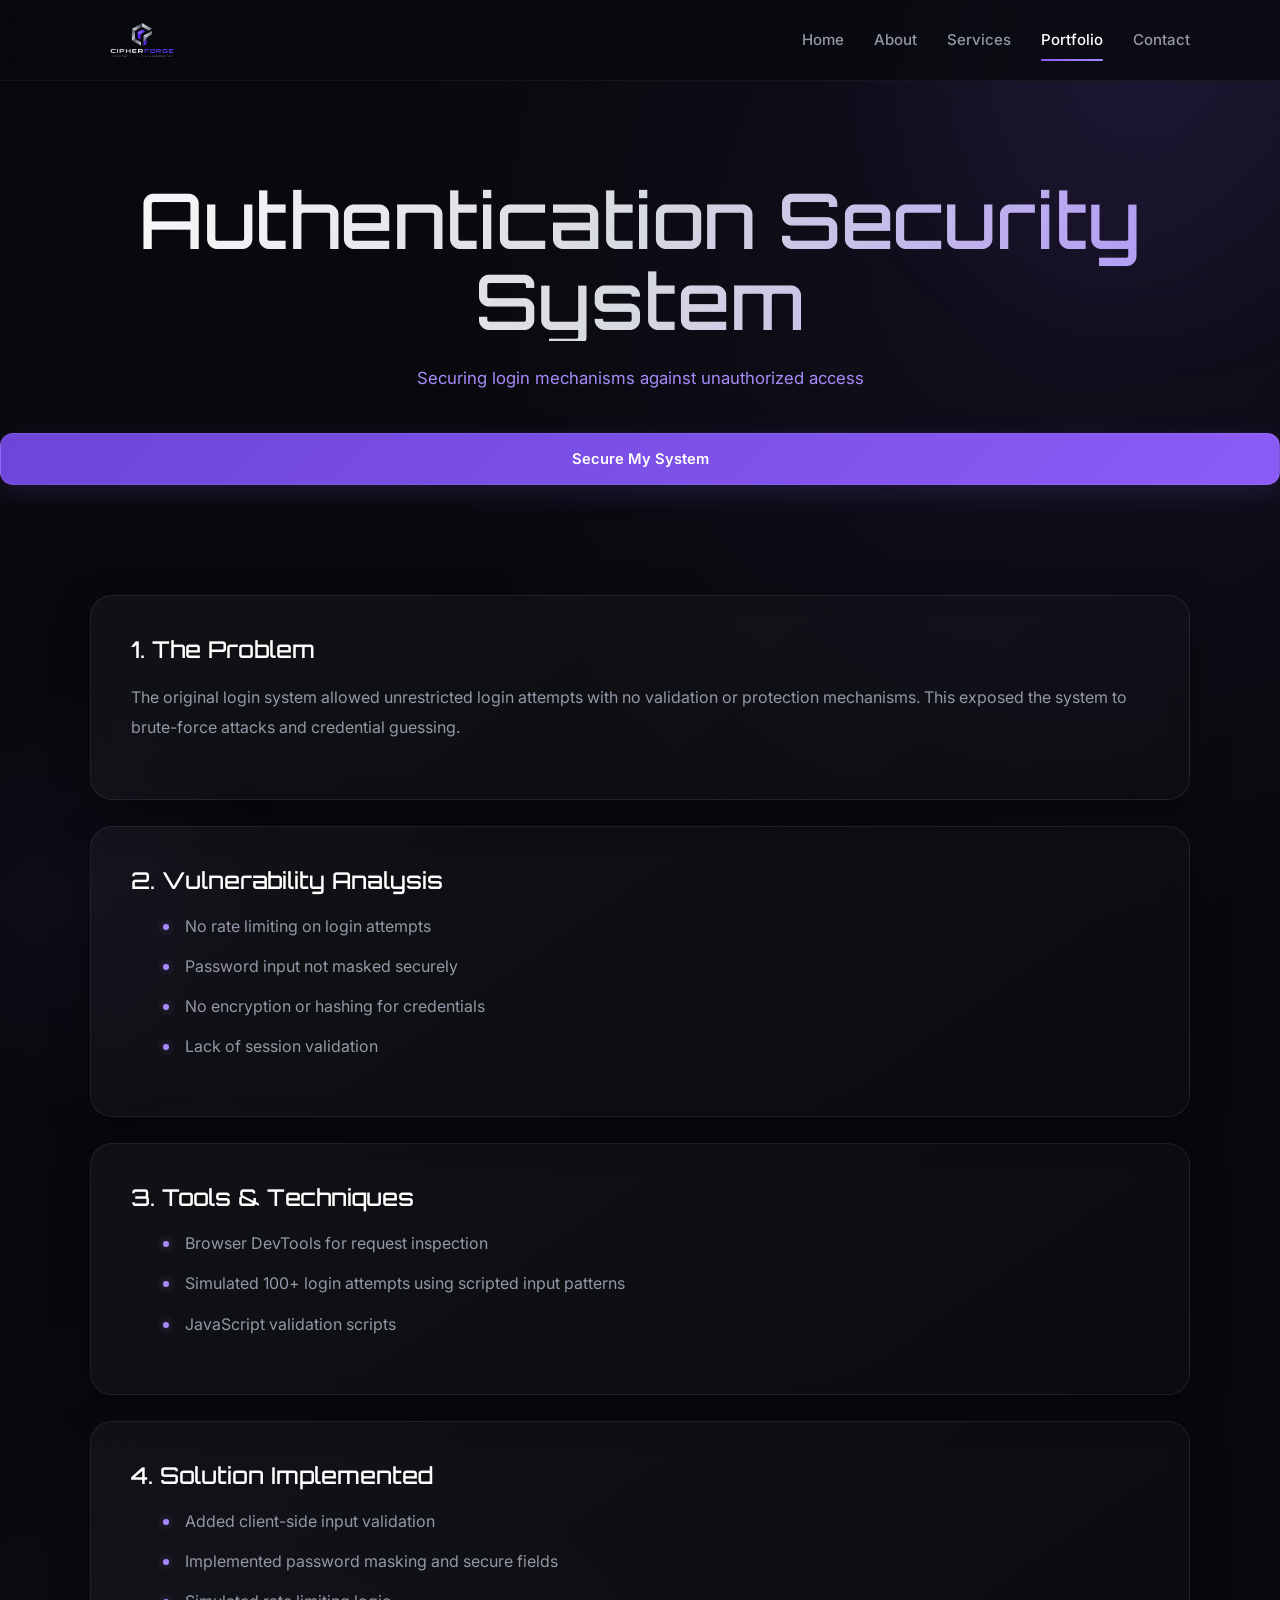
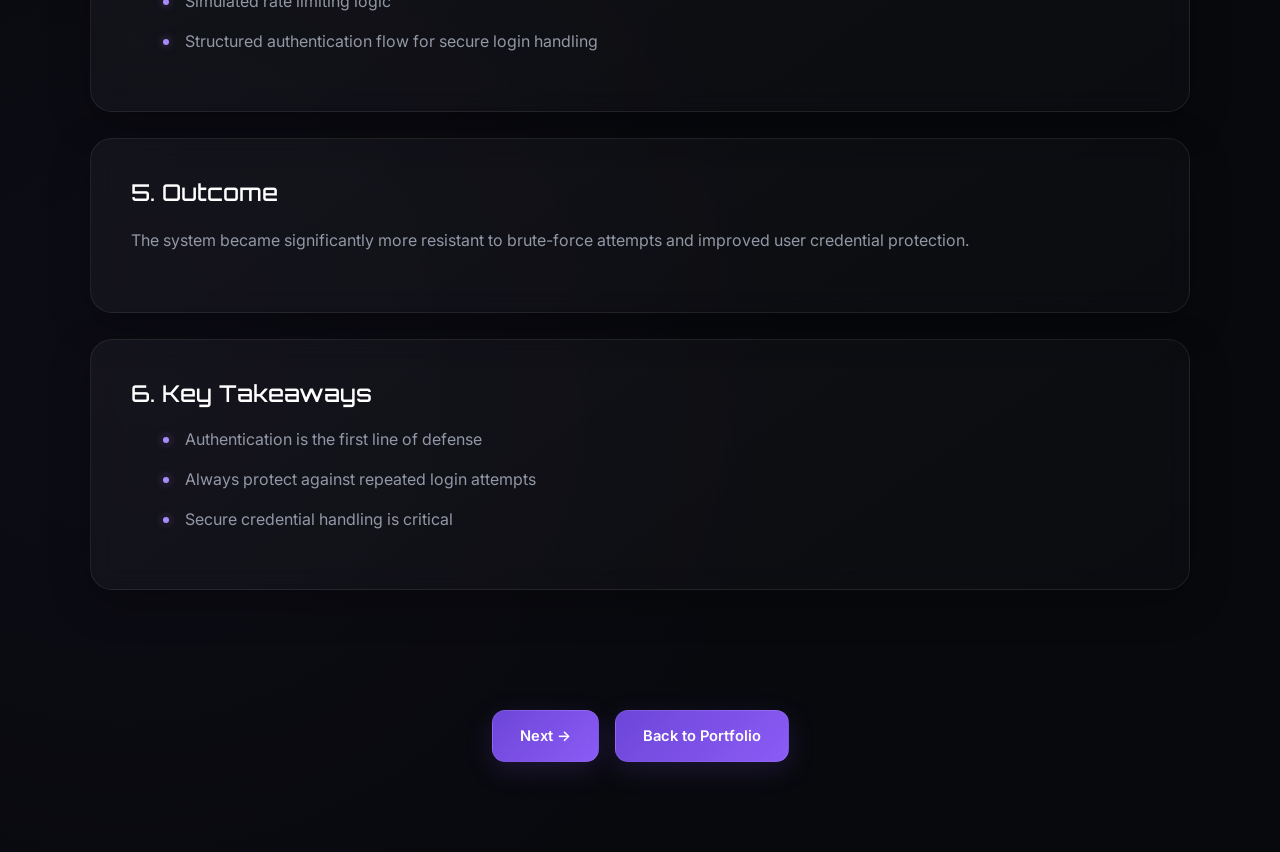
<file: case-study-1.html>
<!DOCTYPE html>
<html lang="en">
<head>
   <meta charset="UTF-8">
   <meta name="viewport" content="width=device-width, initial-scale=1.0">
   <title>CipherForge | Authentication Security</title>
   <link href="https://fonts.googleapis.com/css2?family=Orbitron:wght@500&family=Inter:wght@300;400;500&display=swap" rel="stylesheet">
   <link href="https://cdn.jsdelivr.net/npm/bootstrap@5.3.8/dist/css/bootstrap.min.css" rel="stylesheet" integrity="sha384-sRIl4kxILFvY47J16cr9ZwB07vP4J8+LH7qKQnuqkuIAvNWLzeN8tE5YBujZqJLB" crossorigin="anonymous">
   <link rel="stylesheet" href="style.css">
</head>
<body>

   <!-- NAVBAR -->
<header class="navbar">

  <div class="container nav-container">

    <a href="index.html" class="logo">
      <img src="cflogo.png" alt="CipherForge Logo" class="logo-img"/>
    </a>

    <nav class="nav-links">
      <a href="index.html" class="nav-item">Home</a>

      <a href="about.html" class="nav-item">About</a>

      <a href="services.html" class="nav-item">Services</a>

      <a href="portfolio.html" class="nav-item active">Portfolio</a>

      <a href="contact.html" class="nav-item">Contact</a>
    </nav>

    <div class="hamburger">
      <span></span>
      <span></span>
      <span></span>
    </div>

  </div>
</header>

   <section class="portfolio-hero">
      <h1>Authentication Security System</h1>
      <p class="highlight">Securing login mechanisms against unauthorized access</p>
      <div class="btn-group">
         <a href="contact.html" class="btn">Secure My System</a>
      </div>
   </section>

   <section class="case-container">
      <div class="case-block highlight-block">
         <h2>1. The Problem</h2>
         <p>
            The original login system allowed unrestricted login attempts with no validation or protection mechanisms. 
            This exposed the system to brute-force attacks and credential guessing.
         </p>
      </div>

      <div class="case-block highlight-block">
         <h2>2. Vulnerability Analysis</h2>
         <ul>
            <li>No rate limiting on login attempts</li>
            <li>Password input not masked securely</li>
            <li>No encryption or hashing for credentials</li>
            <li>Lack of session validation</li>
         </ul>
      </div>
  
      <div class="case-block highlight-block">
         <h2>3. Tools & Techniques</h2>
         <ul>
            <li>Browser DevTools for request inspection</li>
            <li>Simulated 100+ login attempts using scripted input patterns</li>
            <li>JavaScript validation scripts</li>
         </ul>
      </div>
   
      <div class="case-block highlight-block">
         <h2>4. Solution Implemented</h2>
         <ul>
            <li>Added client-side input validation</li> 
            <li>Implemented password masking and secure fields</li>
            <li>Simulated rate limiting logic</li>
            <li>Structured authentication flow for secure login handling</li>
         </ul>
      </div>

      <div class="case-block highlight-block">
         <h2>5. Outcome</h2>
         <p>
            The system became significantly more resistant to brute-force attempts
             and improved user credential protection.
         </p>
      </div>
      
      <div class="case-block highlight-block">
         <h2>6. Key Takeaways</h2>
           <ul>
            <li>Authentication is the first line of defense</li>
            <li>Always protect against repeated login attempts</li>
            <li>Secure credential handling is critical</li>
         </ul>
      </div>
   </section>

   <section class="case-nav">
      <a href="case-study-2.html" class="btn">Next →</a>
      <a href="portfolio.html" class="btn">Back to Portfolio</a>
   </section>
</body>
</html>
</file>
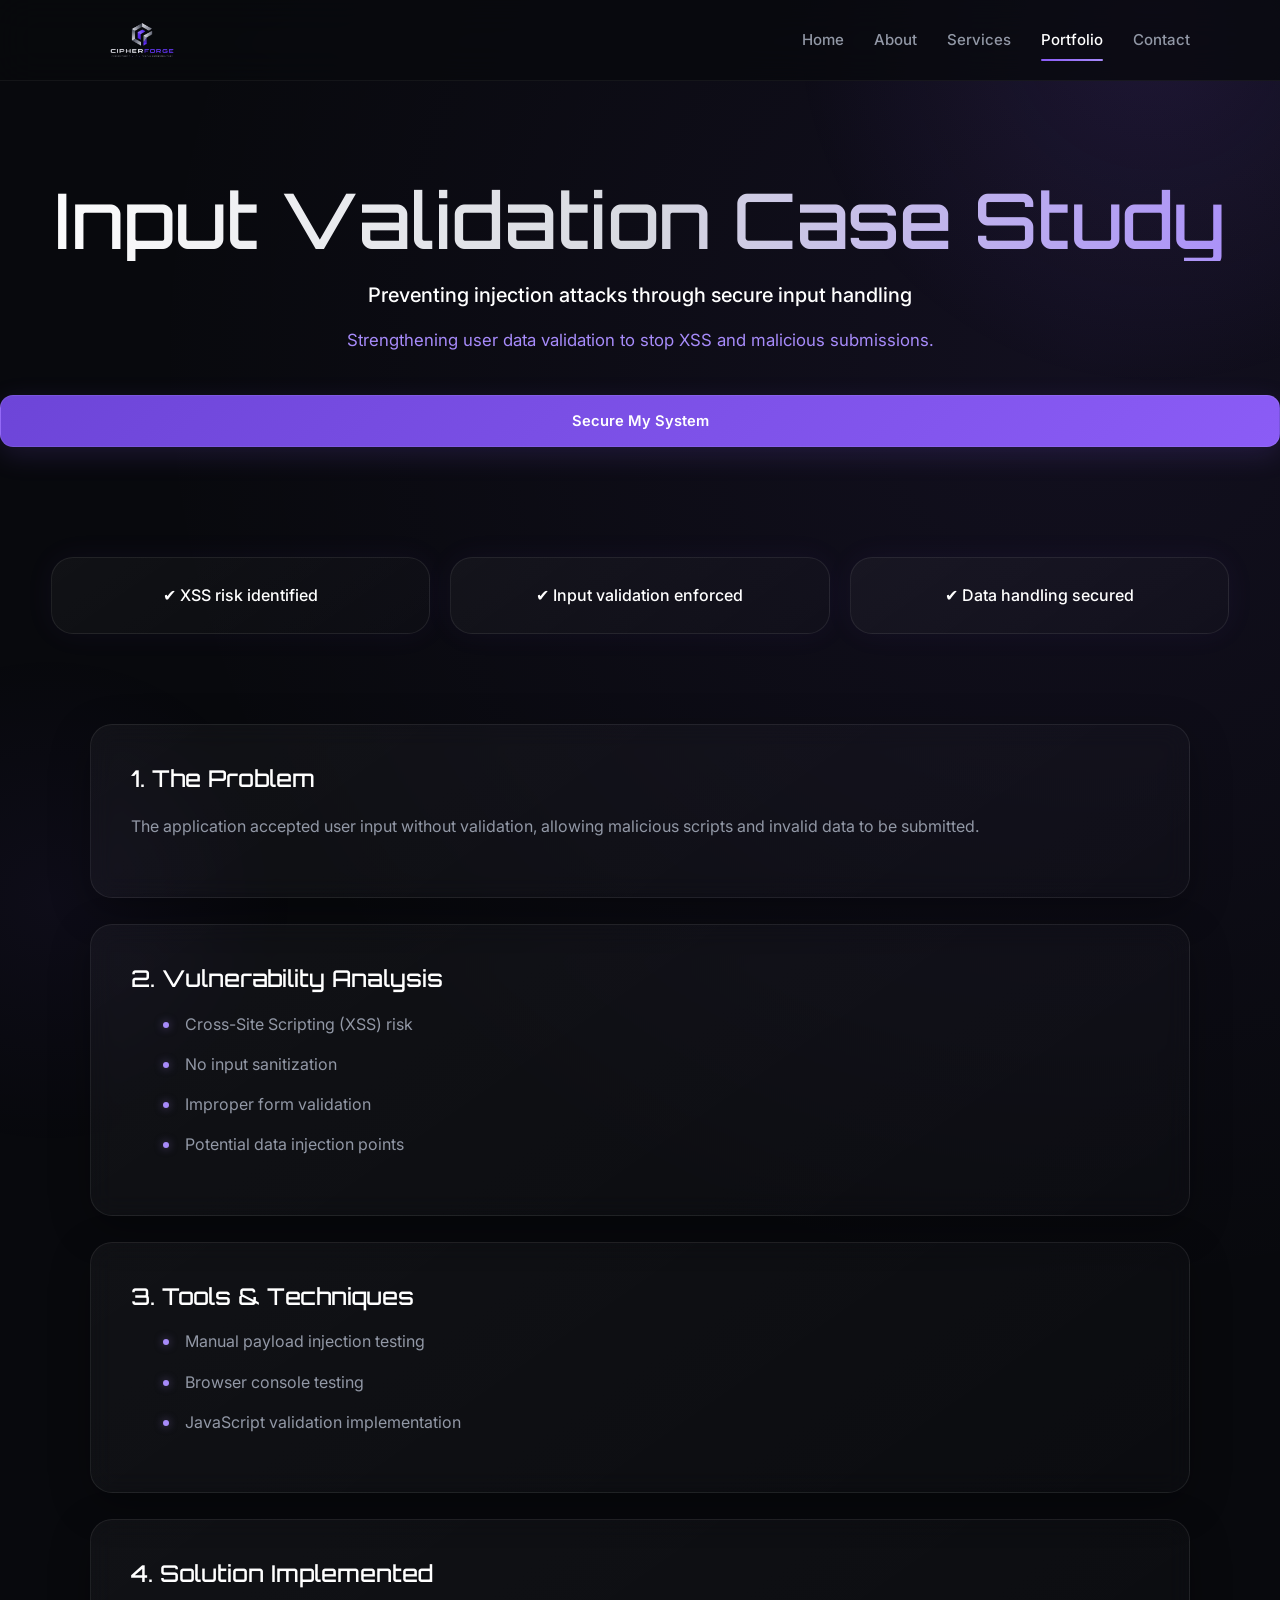
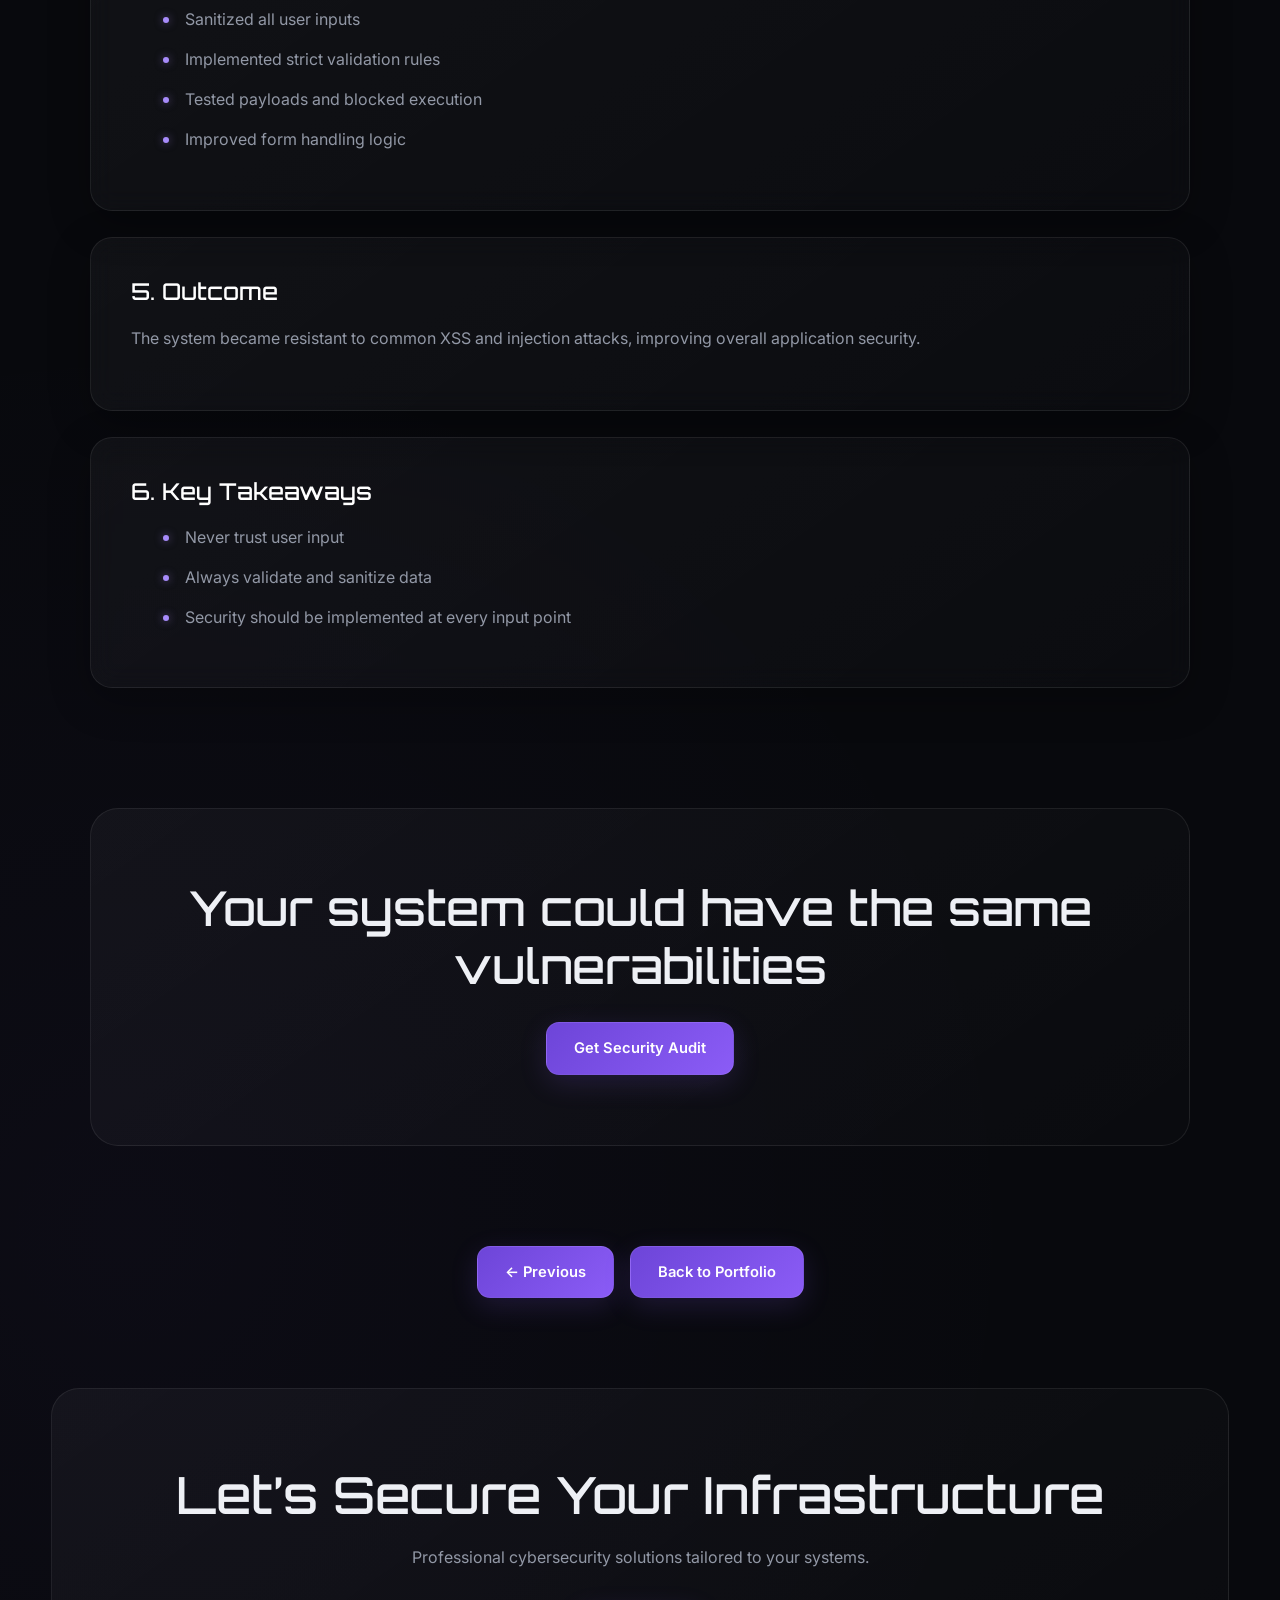
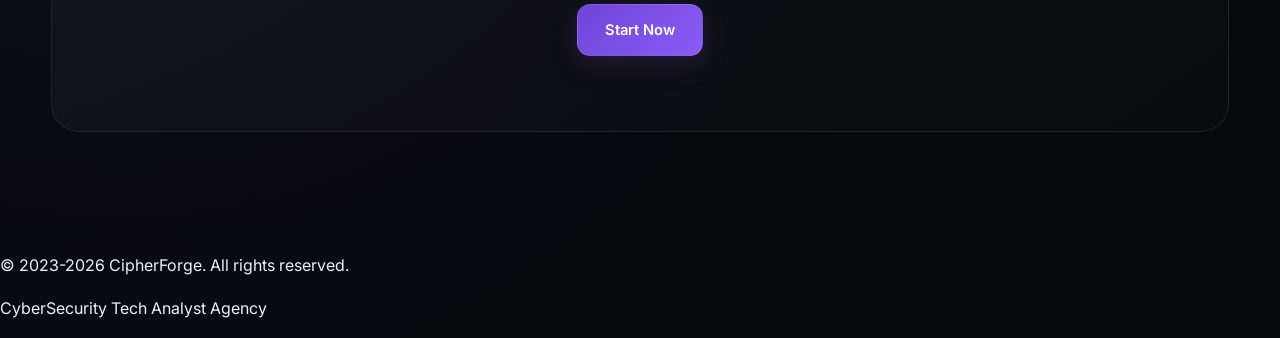
<file: case-study-2.html>
﻿<!DOCTYPE html>
<html lang="en">
<head>
  <meta charset="UTF-8">
  <meta name="viewport" content="width=device-width, initial-scale=1.0">
  <title>CipherForge | Input Validation</title>
  <link href="https://fonts.googleapis.com/css2?family=Orbitron:wght@500&family=Inter:wght@300;400;500&display=swap" rel="stylesheet">
  <link href="https://cdn.jsdelivr.net/npm/bootstrap@5.3.8/dist/css/bootstrap.min.css" rel="stylesheet" integrity="sha384-sRIl4kxILFvY47J16cr9ZwB07vP4J8+LH7qKQnuqkuIAvNWLzeN8tE5YBujZqJLB" crossorigin="anonymous">
  <link rel="stylesheet" href="style.css">
</head>
<body>

   <!-- NAVBAR -->
<header class="navbar">
  <div class="container nav-container">
    <a href="index.html" class="logo">
      <img src="cflogo.png" alt="CipherForge Logo" class="logo-img"/>
    </a>
    <nav class="nav-links">
      <a href="index.html" class="nav-item">Home</a>
      <a href="about.html" class="nav-item">About</a>
      <a href="services.html" class="nav-item">Services</a>
      <a href="portfolio.html" class="nav-item active">Portfolio</a>
      <a href="contact.html" class="nav-item">Contact</a>
    </nav>
    <div class="hamburger">
      <span></span>
      <span></span>
      <span></span>
    </div>
  </div>
</header>

<section class="portfolio-hero">
  <h1>Input Validation Case Study</h1>
  <h2>Preventing injection attacks through secure input handling</h2>
  <p class="highlight">
    Strengthening user data validation to stop XSS and malicious submissions.
  </p>
  <div class="btn-group">
    <a href="contact.html" class="btn">Secure My System</a>
  </div>
</section>

<section class="stats">
  <div class="stat">✔ XSS risk identified</div>
  <div class="stat">✔ Input validation enforced</div>
  <div class="stat">✔ Data handling secured</div>
</section>

<section class="case-container">
  <div class="case-block highlight-block">
    <h2>1. The Problem</h2>
    <p>
      The application accepted user input without validation, allowing malicious scripts and invalid data to be submitted.
    </p>
  </div>

  <div class="case-block highlight-block">
    <h2>2. Vulnerability Analysis</h2>
    <ul>
      <li>Cross-Site Scripting (XSS) risk</li>
      <li>No input sanitization</li>
      <li>Improper form validation</li>
      <li>Potential data injection points</li>
    </ul>
  </div>

  <div class="case-block highlight-block">
    <h2>3. Tools & Techniques</h2>
    <ul>
      <li>Manual payload injection testing</li>
      <li>Browser console testing</li>
      <li>JavaScript validation implementation</li>
    </ul>
  </div>

  <div class="case-block highlight-block">
    <h2>4. Solution Implemented</h2>
    <ul>
      <li>Sanitized all user inputs</li>
      <li>Implemented strict validation rules</li>
      <li>Tested payloads and blocked execution</li>
      <li>Improved form handling logic</li>
    </ul>
  </div>

  <div class="case-block highlight-block">
    <h2>5. Outcome</h2>
    <p>
      The system became resistant to common XSS 
      and injection attacks, 
      improving overall application security.
    </p>
  </div>

  <div class="case-block highlight-block">
    <h2>6. Key Takeaways</h2>
    <ul>
      <li>Never trust user input</li>
      <li>Always validate and sanitize data</li>
      <li>Security should be implemented at every input point</li>
    </ul>
  </div>
</section>

<section class="inline-cta">
  <h2>Your system could have the same vulnerabilities</h2>
  <a href="contact.html" class="btn">Get Security Audit</a>
</section>

<section class="case-nav">
  <a href="case-study-1.html" class="btn">← Previous</a>
  <a href="portfolio.html" class="btn">Back to Portfolio</a>
</section>

<section class="global-cta">
  <h2>Let’s Secure Your Infrastructure</h2>
  <p>Professional cybersecurity solutions tailored to your systems.</p>
  <a href="contact.html" class="btn">Start Now</a>
</section>

<footer>
  <p>&copy; 2023-2026 CipherForge. All rights reserved.</p>
  <p>CyberSecurity Tech Analyst Agency</p>
</footer>

</body>
</html>
</file>
<file: style.css>
/* =========================================================
   CIPHERFORGE
   PREMIUM CYBERSECURITY UI SYSTEM
   Theme: Graphite / Silver / Violet
   ========================================================= */


/* =========================================================
   01. DESIGN TOKENS
   ========================================================= */

:root {

    /* ---------- BACKGROUNDS ---------- */

    --bg: #08090d;
    --bg-secondary: #0d0f14;
    --bg-tertiary: #11141b;

    /* ---------- SURFACES ---------- */

    --surface: #101218;
    --surface-2: #171a22;
    --surface-3: #1c2029;

    /* ---------- BRAND ---------- */

    --purple: #8b5cf6;
    --purple-dark: #6d45d8;
    --purple-soft: #a78bfa;
    --purple-pale: #c4b5fd;

    /* ---------- NEUTRALS ---------- */

    --white: #ffffff;
    --text: #eef0f5;
    --text-secondary: #c7cbd5;
    --muted: #9298a6;
    --muted-dark: #6d7380;

    /* ---------- STATUS ---------- */

    --green: #4ade80;
    --cyan: #67e8f9;
    --red: #fb7185;
    --yellow: #facc15;

    /* ---------- BORDERS ---------- */

    --border: rgba(255, 255, 255, 0.08);
    --border-soft: rgba(255, 255, 255, 0.05);
    --border-purple: rgba(139, 92, 246, 0.30);

    /* ---------- EFFECTS ---------- */

    --purple-glow: rgba(139, 92, 246, 0.16);
    --purple-glow-strong: rgba(139, 92, 246, 0.28);

    /* ---------- RADIUS ---------- */

    --radius-sm: 10px;
    --radius-md: 16px;
    --radius-lg: 22px;
    --radius-xl: 28px;
    --radius-pill: 999px;

    /* ---------- SHADOWS ---------- */

    --shadow-sm:
        0 4px 20px rgba(0, 0, 0, 0.18);

    --shadow-md:
        0 12px 40px rgba(0, 0, 0, 0.28);

    --shadow-lg:
        0 24px 80px rgba(0, 0, 0, 0.38);

    --shadow-purple:
        0 20px 70px rgba(139, 92, 246, 0.14);

    /* ---------- TRANSITIONS ---------- */

    --ease:
        cubic-bezier(0.4, 0, 0.2, 1);

}


/* =========================================================
   02. RESET
   ========================================================= */

* {
    margin: 0;
    padding: 0;
    box-sizing: border-box;
}

html {
    scroll-behavior: smooth;
    scroll-padding-top: 90px;
}

body {
    font-family: "Inter", sans-serif;
    background:
        radial-gradient(
            circle at 85% 10%,
            rgba(139, 92, 246, 0.08),
            transparent 28%
        ),
        radial-gradient(
            circle at 10% 80%,
            rgba(139, 92, 246, 0.035),
            transparent 30%
        ),
        var(--bg);

    color: var(--text);
    overflow-x: hidden;
    position: relative;
    line-height: 1.7;
    -webkit-font-smoothing: antialiased;
    text-rendering: optimizeLegibility;
}

body::selection {
    background: var(--purple);
    color: #ffffff;
}

img {
    max-width: 100%;
}

a {
    color: inherit;
}

button,
input,
textarea {
    font: inherit;
}


/* =========================================================
   03. BACKGROUND ATMOSPHERE
   ========================================================= */

body::before {
    content: "";
    position: fixed;
    width: 750px;
    height: 750px;

    top: -350px;
    right: -250px;

    background:
        radial-gradient(
            circle,
            rgba(139, 92, 246, 0.12),
            transparent 68%
        );

    pointer-events: none;
    z-index: -10;
}

body::after {
    content: "";

    position: fixed;
    width: 500px;
    height: 500px;

    bottom: -250px;
    left: -200px;

    background:
        radial-gradient(
            circle,
            rgba(139, 92, 246, 0.05),
            transparent 70%
        );

    pointer-events: none;
    z-index: -10;
}


/* =========================================================
   04. PARTICLES
   ========================================================= */

#particles {
    position: fixed;
    inset: 0;

    width: 100%;
    height: 100%;

    z-index: -5;
    pointer-events: none;

    opacity: 0.45;
}

canvas {
    pointer-events: none;
}


/* =========================================================
   05. CURSOR GLOW
   ========================================================= */

.cursor-glow {
    position: fixed;

    width: 180px;
    height: 180px;

    background:
        radial-gradient(
            circle,
            rgba(139, 92, 246, 0.13),
            transparent 70%
        );

    transform: translate(-50%, -50%);

    pointer-events: none;

    filter: blur(35px);

    z-index: 9999;

    opacity: 0.55;
}


/* =========================================================
   06. GLOBAL CONTAINERS
   ========================================================= */

.container {
    width: min(1180px, 92%);
    margin: 0 auto;
}

.section {
    padding: 140px 0;
}

.page-section {
    padding: 120px 0;
}


/* =========================================================
   07. NAVBAR
   ========================================================= */

.navbar {
    position: fixed;

    top: 0;
    left: 0;
    width: 100%;

    z-index: 1000;

    padding: 14px 0;

    background:
        rgba(8, 9, 13, 0.78);

    border-bottom:
        1px solid rgba(255, 255, 255, 0.05);

    backdrop-filter: blur(18px);
    -webkit-backdrop-filter: blur(18px);

    transition:
        background 0.3s ease,
        border-color 0.3s ease;
}

.nav-container {
    width: min(1200px, 94%);
    margin: 0 auto;

    padding: 0 20px;

    display: flex;
    align-items: center;
    justify-content: space-between;
}


/* =========================================================
   08. LOGO
   ========================================================= */

.logo {
    display: flex;
    align-items: center;

    gap: 12px;

    text-decoration: none;

    font-family: "Orbitron", sans-serif;
    font-size: 1.15rem;
    font-weight: 700;

    color: #ffffff;

    letter-spacing: 0.04em;
}

.logo-img,
.logo-image {
    width: auto;
    height: 52px;

    display: block;

    object-fit: contain;

    transition:
        transform 0.3s ease,
        filter 0.3s ease;
}

.logo:hover .logo-img,
.logo:hover .logo-image {
    transform: scale(1.04);
}

.logo span {
    color: #ffffff;

    background: none;

    -webkit-text-fill-color: #ffffff;
}


/* =========================================================
   09. NAVIGATION
   ========================================================= */

.nav-links {
    display: flex;
    align-items: center;

    gap: 30px;

    list-style: none;
}

.nav-item {
    position: relative;

    text-decoration: none;

    color: var(--muted);

    font-size: 0.94rem;
    font-weight: 500;

    transition:
        color 0.25s ease;
}

.nav-item:hover,
.nav-item.active {
    color: #ffffff;
}

.nav-item::after {
    content: "";

    position: absolute;

    left: 0;
    bottom: -8px;

    width: 0;
    height: 2px;

    border-radius: 20px;

    background:
        linear-gradient(
            90deg,
            var(--purple),
            var(--purple-soft)
        );

    transition:
        width 0.3s ease;
}

.nav-item:hover::after,
.nav-item.active::after {
    width: 100%;
}


/* =========================================================
   10. HAMBURGER
   ========================================================= */

.hamburger {
    display: none;

    flex-direction: column;

    gap: 5px;

    cursor: pointer;

    padding: 8px;
}

.hamburger span {
    width: 25px;
    height: 2px;

    border-radius: 20px;

    background: #ffffff;

    transition:
        transform 0.3s ease,
        opacity 0.3s ease;
}


/* =========================================================
   11. HERO
   ========================================================= */

.hero {
    min-height: 100vh;

    display: flex;
    align-items: center;

    position: relative;

    padding-top: 100px;
}

.hero-grid {
    display: grid;

    grid-template-columns:
        1.1fr
        0.9fr;

    gap: 80px;

    align-items: center;
}

.hero-right {
    display: flex;

    flex-direction: column;

    justify-content: center;
}

.eyebrow {
    display: inline-flex;

    align-items: center;

    gap: 10px;

    margin-bottom: 18px;

    color: var(--purple-soft);

    font-size: 0.78rem;

    font-weight: 600;

    letter-spacing: 2px;

    text-transform: uppercase;
}

.hero h1 {
    font-family: "Orbitron", sans-serif;

    font-size:
        clamp(3.4rem, 7vw, 6.5rem);

    line-height: 1.03;

    letter-spacing: -2px;

    margin-bottom: 22px;

    background:
        linear-gradient(
            100deg,
            #ffffff 10%,
            #e5e7eb 48%,
            #a78bfa 100%
        );

    background-clip: text;
    -webkit-background-clip: text;

    -webkit-text-fill-color: transparent;
}

.hero-text {
    max-width: 650px;

    color: var(--muted);

    font-size: 1.05rem;

    line-height: 1.9;
}

.hero-logo {
    width: 100%;
    max-width: 390px;

    height: auto;

    margin: 0 auto 30px;

    display: block;

    opacity: 0.96;

    filter:
        drop-shadow(
            0 20px 45px rgba(0, 0, 0, 0.35)
        );
}


/* =========================================================
   12. HERO BUTTONS
   ========================================================= */

.hero-buttons {
    display: flex;

    justify-content: flex-start;

    gap: 14px;

    flex-wrap: wrap;

    margin-top: 38px;
}

.btn {
    position: relative;

    overflow: hidden;

    display: inline-flex;

    align-items: center;
    justify-content: center;

    gap: 8px;

    padding: 14px 27px;

    border-radius: 13px;

    text-decoration: none;

    font-weight: 600;

    font-size: 0.92rem;

    border:
        1px solid var(--border);

    background:
        linear-gradient(
            135deg,
            var(--purple-dark),
            var(--purple)
        );

    color: #ffffff !important;

    box-shadow:
        0 8px 28px rgba(139, 92, 246, 0.16);

    transition:
        transform 0.25s var(--ease),
        box-shadow 0.25s var(--ease),
        border-color 0.25s var(--ease);
}

.btn:hover {
    transform: translateY(-3px);

    border-color:
        rgba(167, 139, 250, 0.4);

    box-shadow:
        0 14px 38px rgba(139, 92, 246, 0.22);
}

.secondary-btn {
    background:
        rgba(255, 255, 255, 0.025);

    border:
        1px solid rgba(255, 255, 255, 0.11);

    color:
        var(--text-secondary) !important;

    box-shadow: none;
}

.secondary-btn:hover {
    background:
        rgba(255, 255, 255, 0.05);

    color: #ffffff !important;
}


/* =========================================================
   13. TRUST ROW
   ========================================================= */

.trust-row {
    display: flex;

    flex-wrap: wrap;

    gap: 22px;

    margin-top: 32px;

    color: var(--muted);

    font-size: 0.88rem;
}

.trust-row span {
    display: inline-flex;

    align-items: center;

    gap: 7px;
}

.trust-row i {
    color: var(--purple-soft);
}


/* =========================================================
   14. STATS
   ========================================================= */

.stats-grid {
    display: grid;

    grid-template-columns:
        repeat(3, 1fr);

    gap: 20px;

    margin-top: 48px;
}

.stat-card {
    padding: 26px;

    border-radius: var(--radius-lg);

    background:
        linear-gradient(
            145deg,
            rgba(255, 255, 255, 0.045),
            rgba(255, 255, 255, 0.015)
        );

    border:
        1px solid var(--border-soft);

    box-shadow: var(--shadow-sm);

    backdrop-filter: blur(12px);

    transition:
        transform 0.3s ease,
        border-color 0.3s ease;
}

.stat-card:hover {
    transform: translateY(-4px);

    border-color:
        rgba(139, 92, 246, 0.2);
}

.stat-card h3 {
    font-size: 2rem;

    margin-bottom: 8px;

    color: #ffffff;
}

.stat-card p {
    color: var(--muted);

    font-size: 0.9rem;
}


/* =========================================================
   15. SYSTEM PANEL
   ========================================================= */

.system-panel {
    background:
        linear-gradient(
            145deg,
            rgba(20, 22, 30, 0.92),
            rgba(12, 14, 20, 0.86)
        );

    border:
        1px solid var(--border);

    border-radius: var(--radius-xl);

    overflow: hidden;

    box-shadow: var(--shadow-lg);

    backdrop-filter: blur(18px);
}

.panel-top {
    padding: 17px 22px;

    display: flex;

    gap: 9px;

    border-bottom:
        1px solid var(--border-soft);
}

.dot {
    width: 10px;
    height: 10px;

    border-radius: 50%;
}

.purple {
    background: var(--purple);
    box-shadow: 0 0 10px rgba(139, 92, 246, 0.45);
}

.blue {
    background: #94a3b8;
}

.cyan {
    background: var(--purple-soft);
}

.panel-content {
    padding: 32px;
}

.system-row {
    display: flex;

    justify-content: space-between;

    gap: 20px;

    padding: 17px 0;

    border-bottom:
        1px solid rgba(255, 255, 255, 0.045);

    font-family: monospace;

    font-size: 0.9rem;
}

.system-row:last-child {
    border: none;
}

.active-text {
    color: var(--green);
}


/* =========================================================
   16. SECTION HEADINGS
   ========================================================= */

.section-heading {
    max-width: 760px;

    margin-bottom: 65px;
}

.section-tag {
    color: var(--purple-soft);

    letter-spacing: 2px;

    font-size: 0.76rem;

    font-weight: 600;

    text-transform: uppercase;

    margin-bottom: 15px;
}

.section-heading h2,
.mission-grid h2,
.cta-box h2 {
    font-family: "Orbitron", sans-serif;

    font-size:
        clamp(2.2rem, 5vw, 4rem);

    line-height: 1.1;

    letter-spacing: -1px;

    color: #ffffff;
}

.section-description {
    margin-top: 22px;

    color: var(--muted);

    line-height: 1.9;
}


/* =========================================================
   17. CARD SYSTEM
   ========================================================= */

.service-card,
.feature-card,
.case-block,
.contact-form,
.cta-box {
    background:
        linear-gradient(
            145deg,
            rgba(255, 255, 255, 0.045),
            rgba(255, 255, 255, 0.018)
        );

    border:
        1px solid var(--border-soft);

    box-shadow: var(--shadow-md);

    backdrop-filter: blur(12px);
}


/* =========================================================
   18. SERVICES
   ========================================================= */

.services-grid {
    display: grid;

    grid-template-columns:
        repeat(auto-fit, minmax(280px, 1fr));

    gap: 26px;
}

.service-card {
    padding: 34px;

    border-radius: var(--radius-lg);

    transition:
        transform 0.3s ease,
        border-color 0.3s ease,
        box-shadow 0.3s ease;
}

.service-card:hover {
    transform: translateY(-7px);

    border-color:
        rgba(139, 92, 246, 0.28);

    box-shadow:
        0 22px 55px rgba(0, 0, 0, 0.32);
}

.service-card h3 {
    margin-bottom: 15px;

    font-size: 1.25rem;
}

.service-card p {
    color: var(--muted);

    line-height: 1.85;
}


/* =========================================================
   19. DARK SECTIONS
   ========================================================= */

.dark-section {
    position: relative;

    overflow: hidden;

    background:
        linear-gradient(
            180deg,
            rgba(255, 255, 255, 0.012),
            transparent
        );
}

.dark-section::before {
    content: "";

    position: absolute;

    width: 600px;
    height: 600px;

    top: -300px;
    right: -280px;

    background:
        radial-gradient(
            circle,
            rgba(139, 92, 246, 0.09),
            transparent 70%
        );

    filter: blur(50px);

    pointer-events: none;
}


/* =========================================================
   20. MISSION
   ========================================================= */

.mission-grid {
    display: grid;

    grid-template-columns:
        1fr 1fr;

    gap: 70px;

    align-items: start;
}

.mission-content {
    background:
        linear-gradient(
            145deg,
            rgba(255, 255, 255, 0.035),
            rgba(255, 255, 255, 0.012)
        );

    border:
        1px solid var(--border);

    padding: 40px;

    border-radius: var(--radius-lg);

    backdrop-filter: blur(14px);
}

.mission-content p {
    color: var(--muted);

    line-height: 1.9;

    margin-bottom: 24px;
}

.mission-content p:last-child {
    margin-bottom: 0;
}


/* =========================================================
   21. FEATURE GRID
   ========================================================= */

.feature-grid {
    display: grid;

    grid-template-columns:
        repeat(auto-fit, minmax(250px, 1fr));

    gap: 26px;

    margin-bottom: 60px;
}

.feature-card {
    padding: 32px;

    border-radius: var(--radius-lg);

    text-align: center;

    transition:
        transform 0.3s ease,
        border-color 0.3s ease,
        box-shadow 0.3s ease;
}

.feature-card:hover {
    transform: translateY(-6px);

    border-color:
        rgba(139, 92, 246, 0.25);

    box-shadow:
        0 20px 50px rgba(0, 0, 0, 0.28);
}

.feature-card h3 {
    margin-bottom: 13px;
}

.feature-card p {
    color: var(--muted);

    line-height: 1.8;
}


/* =========================================================
   22. TECHNOLOGY GRID
   ========================================================= */

.tech-grid {
    display: grid;

    grid-template-columns:
        repeat(auto-fit, minmax(180px, 1fr));

    gap: 18px;
}

.tech-grid span {
    padding: 18px;

    border-radius: var(--radius-md);

    text-align: center;

    background:
        rgba(255, 255, 255, 0.02);

    border:
        1px solid var(--border-soft);

    color: var(--muted);

    transition:
        color 0.25s ease,
        border-color 0.25s ease,
        transform 0.25s ease;
}

.tech-grid span:hover {
    color: #ffffff;

    border-color:
        rgba(139, 92, 246, 0.28);

    transform: translateY(-4px);
}


/* =========================================================
   23. CTA
   ========================================================= */

.cta-box {
    position: relative;

    overflow: hidden;

    padding: 85px 50px;

    border-radius: var(--radius-xl);

    text-align: center;
}

.cta-box::before {
    content: "";

    position: absolute;

    inset: 0;

    background:
        radial-gradient(
            circle at center,
            rgba(139, 92, 246, 0.11),
            transparent 65%
        );

    pointer-events: none;
}

.cta-text {
    position: relative;

    max-width: 720px;

    margin: 22px auto 0;

    color: var(--muted);

    line-height: 1.9;
}


/* =========================================================
   24. FOOTER
   ========================================================= */

.footer {
    padding: 85px 0;

    border-top:
        1px solid var(--border-soft);

    background:
        linear-gradient(
            180deg,
            rgba(255, 255, 255, 0.015),
            rgba(255, 255, 255, 0.005)
        );

    backdrop-filter: blur(12px);
}

.footer-grid {
    display: grid;

    grid-template-columns:
        2fr 1fr 1fr 1fr;

    gap: 50px;
}

.footer-logo {
    margin-bottom: 20px;
}

.footer h4 {
    margin-bottom: 20px;

    font-size: 0.95rem;
}

.footer a,
.footer p {
    display: block;

    margin-bottom: 13px;

    color: var(--muted);

    text-decoration: none;

    transition:
        color 0.25s ease;
}

.footer a:hover {
    color: var(--purple-soft);
}

.footer-text {
    max-width: 320px;

    line-height: 1.8;
}


/* =========================================================
   25. PAGE HERO
   ========================================================= */

.page-hero {
    position: relative;

    padding:
        190px
        20px
        120px;

    text-align: center;

    overflow: hidden;
}

.page-hero::before {
    content: "";

    position: absolute;

    width: 700px;
    height: 700px;

    top: -360px;
    left: 50%;

    transform: translateX(-50%);

    background:
        radial-gradient(
            circle,
            rgba(139, 92, 246, 0.13),
            transparent 70%
        );

    filter: blur(60px);

    z-index: -1;
}

.page-hero h1 {
    font-family: "Orbitron", sans-serif;

    font-size:
        clamp(3rem, 7vw, 6rem);

    line-height: 1.05;

    letter-spacing: -2px;

    margin-bottom: 24px;

    background:
        linear-gradient(
            100deg,
            #ffffff,
            #d7d9e0 50%,
            #a78bfa
        );

    background-clip: text;

    -webkit-background-clip: text;

    -webkit-text-fill-color: transparent;
}

.page-hero p {
    max-width: 760px;

    margin: auto;

    color: var(--muted);

    line-height: 1.9;

    font-size: 1.05rem;
}


/* =========================================================
   26. CONTACT FORM
   ========================================================= */

.contact-form {
    width: min(700px, 92%);

    margin: auto;

    padding: 42px;

    border-radius: var(--radius-xl);
}

.contact-form input,
.contact-form textarea {
    width: 100%;

    padding: 17px 19px;

    margin-bottom: 17px;

    border-radius: 13px;

    border:
        1px solid var(--border-soft);

    background:
        rgba(255, 255, 255, 0.025);

    color: #ffffff;

    outline: none;

    font-family: "Inter", sans-serif;

    transition:
        border-color 0.25s ease,
        background 0.25s ease,
        box-shadow 0.25s ease;
}

.contact-form textarea {
    min-height: 180px;

    resize: vertical;
}

.contact-form input:focus,
.contact-form textarea:focus {
    border-color:
        rgba(139, 92, 246, 0.5);

    background:
        rgba(255, 255, 255, 0.04);

    box-shadow:
        0 0 0 3px rgba(139, 92, 246, 0.08);
}

.contact-form input::placeholder,
.contact-form textarea::placeholder {
    color: #626875;
}


/* =========================================================
   27. FLOATING CTA
   ========================================================= */

.floating-cta {
    position: fixed;

    right: 20px;
    bottom: 20px;

    z-index: 999;

    padding: 14px 22px;

    border-radius: 13px;

    text-decoration: none;

    color: #ffffff;

    font-weight: 600;

    background:
        linear-gradient(
            135deg,
            var(--purple-dark),
            var(--purple)
        );

    box-shadow:
        0 10px 30px rgba(139, 92, 246, 0.2);

    transition:
        transform 0.25s ease;
}

.floating-cta:hover {
    transform: translateY(-4px);
}


/* =========================================================
   28. SERVICE PLANS
   ========================================================= */

.service-detail-grid {
    display: grid;

    grid-template-columns:
        repeat(auto-fit, minmax(320px, 1fr));

    gap: 30px;

    margin-top: 65px;

    align-items: stretch;
}

.service-detail-card {
    position: relative;

    display: flex;

    flex-direction: column;

    justify-content: space-between;

    min-height: 600px;

    padding: 40px 34px;

    overflow: hidden;

    border-radius: var(--radius-xl);

    background:
        linear-gradient(
            145deg,
            rgba(255, 255, 255, 0.045),
            rgba(255, 255, 255, 0.015)
        );

    border:
        1px solid var(--border);

    backdrop-filter: blur(14px);

    box-shadow: var(--shadow-md);

    transition:
        transform 0.3s ease,
        border-color 0.3s ease,
        box-shadow 0.3s ease;
}

.service-detail-card:hover {
    transform: translateY(-8px);

    border-color:
        rgba(139, 92, 246, 0.28);

    box-shadow:
        var(--shadow-lg);
}

.service-detail-card::before {
    content: "";

    position: absolute;

    inset: 0;

    background:
        radial-gradient(
            circle at top,
            rgba(139, 92, 246, 0.10),
            transparent 65%
        );

    opacity: 0;

    transition: opacity 0.35s ease;

    pointer-events: none;
}

.service-detail-card:hover::before {
    opacity: 1;
}

.service-detail-card h3 {
    font-size: 1.65rem;

    margin-bottom: 14px;

    color: #ffffff;

    line-height: 1.3;
}

.service-detail-card .price {
    font-size: 2.8rem;

    font-weight: 700;

    margin-bottom: 28px;

    color: var(--purple-soft);

    font-family: "Orbitron", sans-serif;

    letter-spacing: -1px;
}

.service-detail-card ul {
    list-style: none;

    display: flex;

    flex-direction: column;

    gap: 16px;

    margin-bottom: 32px;
}

.service-detail-card ul li {
    position: relative;

    padding-left: 27px;

    color: var(--muted);

    line-height: 1.7;
}

.service-detail-card ul li::before {
    content: "✓";

    position: absolute;

    left: 0;
    top: 0;

    color: var(--purple-soft);

    font-weight: 700;
}

.service-detail-card .btn {
    width: 100%;

    margin-top: auto;
}


/* =========================================================
   29. FEATURED PLAN
   ========================================================= */

.featured-card {
    transform: scale(1.035);

    border:
        1px solid rgba(139, 92, 246, 0.35);

    box-shadow:
        0 20px 70px rgba(139, 92, 246, 0.13);
}

.featured-card:hover {
    transform:
        translateY(-10px)
        scale(1.035);
}

.featured-badge {
    position: absolute;

    top: 22px;
    right: -48px;

    padding: 9px 60px;

    font-size: 0.68rem;

    font-weight: 700;

    letter-spacing: 1px;

    text-transform: uppercase;

    color: #ffffff;

    background:
        linear-gradient(
            90deg,
            var(--purple-dark),
            var(--purple-soft)
        );

    transform: rotate(45deg);

    box-shadow:
        0 10px 30px rgba(139, 92, 246, 0.2);
}

.plan-description {
    color: var(--muted);

    margin-bottom: 27px;

    line-height: 1.8;
}


/* =========================================================
   30. CASE STUDY / PORTFOLIO HERO
   ========================================================= */

.portfolio-hero {
    padding-top: 180px;

    padding-bottom: 110px;

    text-align: center;
}

.portfolio-hero h1 {
    font-family: "Orbitron", sans-serif;

    font-size:
        clamp(2.8rem, 6vw, 5rem);

    line-height: 1.05;

    margin-bottom: 22px;

    background:
        linear-gradient(
            100deg,
            #ffffff,
            #d7d9e0 50%,
            var(--purple-soft)
        );

    background-clip: text;

    -webkit-background-clip: text;

    -webkit-text-fill-color: transparent;
}

.portfolio-hero h2 {
    color: #ffffff;

    font-size: 1.25rem;

    margin-bottom: 18px;

    font-weight: 500;
}

.portfolio-hero p {
    max-width: 850px;

    margin: auto;

    color: var(--muted);

    line-height: 1.9;

    font-size: 1.05rem;
}

.highlight {
    color: var(--purple-soft) !important;
}


/* =========================================================
   31. BUTTON GROUP
   ========================================================= */

.btn-group {
    display: flex;

    justify-content: center;

    gap: 18px;

    margin-top: 38px;

    flex-wrap: wrap;
}


/* =========================================================
   32. PORTFOLIO STATS
   ========================================================= */

.stats {
    width: min(1180px, 92%);

    margin: auto;

    display: grid;

    grid-template-columns:
        repeat(auto-fit, minmax(240px, 1fr));

    gap: 20px;

    margin-bottom: 90px;
}

.stat {
    padding: 24px;

    text-align: center;

    border-radius: var(--radius-lg);

    background:
        linear-gradient(
            145deg,
            rgba(255, 255, 255, 0.04),
            rgba(255, 255, 255, 0.015)
        );

    border:
        1px solid var(--border);

    color: #ffffff;

    font-weight: 500;

    box-shadow:
        0 0 30px rgba(139, 92, 246, 0.06);
}


/* =========================================================
   33. CASE CONTAINER
   ========================================================= */

.case-container {
    width: min(1100px, 92%);

    margin: auto;

    display: grid;

    gap: 26px;

    padding-bottom: 120px;
}


/* =========================================================
   34. CASE BLOCK
   ========================================================= */

.case-block {
    position: relative;

    padding: 40px;

    border-radius: var(--radius-lg);

    overflow: hidden;

    background:
        linear-gradient(
            145deg,
            rgba(255, 255, 255, 0.04),
            rgba(255, 255, 255, 0.015)
        );

    border:
        1px solid var(--border);

    transition:
        transform 0.3s ease,
        border-color 0.3s ease,
        box-shadow 0.3s ease;
}

.case-block::before {
    content: "";

    position: absolute;

    inset: 0;

    background:
        radial-gradient(
            circle at top right,
            rgba(139, 92, 246, 0.10),
            transparent 60%
        );

    opacity: 0;

    transition: opacity 0.35s ease;
}

.case-block:hover::before {
    opacity: 1;
}

.case-block:hover {
    transform: translateY(-5px);

    border-color:
        rgba(139, 92, 246, 0.3);

    box-shadow:
        0 20px 50px rgba(0, 0, 0, 0.3);
}

.case-block h2 {
    font-family: "Orbitron", sans-serif;

    font-size: 1.45rem;

    margin-bottom: 18px;

    color: #ffffff;
}

.case-block p {
    color: var(--muted);

    line-height: 1.9;
}

.case-block ul {
    list-style: none;

    margin-top: 10px;
}

.case-block ul li {
    position: relative;

    color: var(--muted);

    margin-bottom: 13px;

    padding-left: 22px;

    line-height: 1.7;
}

.case-block ul li::before {
    content: "";

    position: absolute;

    left: 0;
    top: 11px;

    width: 6px;
    height: 6px;

    border-radius: 50%;

    background:
        var(--purple-soft);

    box-shadow:
        0 0 9px rgba(167, 139, 250, 0.5);
}


/* =========================================================
   35. INLINE CTA
   ========================================================= */

.inline-cta {
    width: min(1100px, 92%);

    margin:
        0 auto 100px;

    text-align: center;

    padding: 70px 40px;

    border-radius: var(--radius-xl);

    border:
        1px solid var(--border);

    background:
        linear-gradient(
            145deg,
            rgba(255, 255, 255, 0.04),
            rgba(255, 255, 255, 0.012)
        );
}

.inline-cta h2 {
    font-family: "Orbitron", sans-serif;

    font-size:
        clamp(2rem, 4vw, 3rem);

    line-height: 1.2;

    margin-bottom: 28px;
}


/* =========================================================
   36. CASE NAVIGATION
   ========================================================= */

.case-nav {
    width: min(1100px, 92%);

    margin: auto;

    display: flex;

    justify-content: center;

    gap: 16px;

    flex-wrap: wrap;

    margin-bottom: 90px;
}


/* =========================================================
   37. GLOBAL CTA
   ========================================================= */

.global-cta {
    width: min(1180px, 92%);

    margin: auto;

    text-align: center;

    padding: 75px 40px;

    border-radius: var(--radius-xl);

    margin-bottom: 120px;

    border:
        1px solid var(--border);

    background:
        linear-gradient(
            145deg,
            rgba(255, 255, 255, 0.04),
            rgba(255, 255, 255, 0.012)
        );
}

.global-cta h2 {
    font-family: "Orbitron", sans-serif;

    font-size:
        clamp(2rem, 4vw, 3.2rem);

    margin-bottom: 18px;
}

.global-cta p {
    color: var(--muted);

    margin-bottom: 32px;

    line-height: 1.8;
}


/* =========================================================
   38. TRUST GRID
   ========================================================= */

.trust {
    display: grid;

    grid-template-columns:
        repeat(auto-fit, minmax(220px, 1fr));

    gap: 22px;
}

.trust-item {
    display: flex;

    align-items: center;

    gap: 15px;

    padding: 22px;

    border-radius: var(--radius-lg);

    background:
        linear-gradient(
            145deg,
            rgba(255, 255, 255, 0.04),
            rgba(255, 255, 255, 0.015)
        );

    border:
        1px solid var(--border-soft);

    box-shadow:
        0 10px 35px rgba(0, 0, 0, 0.17);

    transition:
        transform 0.3s ease,
        border-color 0.3s ease;
}

.trust-item:hover {
    transform: translateY(-5px);

    border-color:
        rgba(139, 92, 246, 0.2);
}

.trust-item span {
    display: flex;

    align-items: center;
    justify-content: center;

    width: 44px;
    height: 44px;

    border-radius: 13px;

    font-size: 1.05rem;

    flex-shrink: 0;

    background:
        rgba(139, 92, 246, 0.10);

    color:
        var(--purple-soft);
}

.trust-item p {
    color: #dfe2e9;

    font-weight: 500;

    line-height: 1.6;
}


/* =========================================================
   39. OLD TRUST VARIANTS — REFINED
   ========================================================= */

.trust-item.warning span {
    background: rgba(251, 113, 133, 0.08);
    color: #fb7185;
}

.trust-item.secure span {
    background: rgba(74, 222, 128, 0.08);
    color: #4ade80;
}

.trust-item.analytics span {
    background: rgba(139, 92, 246, 0.10);
    color: var(--purple-soft);
}

.trust-item.success span {
    background: rgba(103, 232, 249, 0.08);
    color: var(--cyan);
}


/* =========================================================
   40. CONTACT DIRECT
   ========================================================= */

.contact-direct {
    text-align: center;

    margin-top: 70px;

    margin-bottom: 35px;
}

.contact-direct h3 {
    font-family: "Orbitron", sans-serif;

    font-size:
        clamp(1.6rem, 3vw, 2.4rem);

    margin-bottom: 18px;

    background:
        linear-gradient(
            100deg,
            #ffffff,
            var(--purple-soft)
        );

    background-clip: text;

    -webkit-background-clip: text;

    -webkit-text-fill-color: transparent;
}

.contact-direct p {
    color: var(--muted);

    max-width: 620px;

    margin: auto;

    line-height: 1.9;
}


/* =========================================================
   41. WHATSAPP
   ========================================================= */

.contact-alt {
    display: grid;

    grid-template-columns:
        repeat(auto-fit, minmax(280px, 1fr));

    gap: 22px;

    margin-top: 40px;
}

.whatsapp-btn {
    position: relative;

    overflow: hidden;

    display: flex;

    align-items: center;

    gap: 18px;

    padding: 25px;

    border-radius: var(--radius-lg);

    text-decoration: none;

    color: #ffffff;

    background:
        linear-gradient(
            145deg,
            rgba(255, 255, 255, 0.04),
            rgba(255, 255, 255, 0.015)
        );

    border:
        1px solid var(--border);

    box-shadow:
        0 10px 40px rgba(0, 0, 0, 0.22);

    backdrop-filter: blur(12px);

    transition:
        transform 0.3s ease,
        border-color 0.3s ease;
}

.whatsapp-btn:hover {
    transform: translateY(-6px);

    border-color:
        rgba(37, 211, 102, 0.3);
}

.whatsapp-btn i {
    display: flex;

    align-items: center;
    justify-content: center;

    width: 56px;
    height: 56px;

    border-radius: 16px;

    flex-shrink: 0;

    background:
        rgba(37, 211, 102, 0.10);

    color: #25d366;

    font-size: 1.6rem;
}

.whatsapp-btn div {
    display: flex;

    flex-direction: column;

    gap: 5px;
}

.whatsapp-btn strong {
    font-size: 1rem;

    color: #ffffff;
}

.whatsapp-btn span {
    color: var(--muted);

    font-size: 0.88rem;

    line-height: 1.6;
}


/* =========================================================
   42. PORTFOLIO PROJECT GRID
   ========================================================= */

.case-study-grid {
    display: grid;

    grid-template-columns:
        repeat(auto-fit, minmax(280px, 1fr));

    gap: 26px;
}

.case-study-card {
    position: relative;

    border-radius: var(--radius-lg);

    overflow: hidden;

    background:
        linear-gradient(
            145deg,
            rgba(255, 255, 255, 0.04),
            rgba(255, 255, 255, 0.015)
        );

    border:
        1px solid var(--border-soft);

    backdrop-filter: blur(12px);

    box-shadow:
        0 10px 40px rgba(0, 0, 0, 0.22);

    transition:
        transform 0.3s ease,
        border-color 0.3s ease,
        box-shadow 0.3s ease;
}

.case-study-card:hover {
    transform: translateY(-8px);

    border-color:
        rgba(139, 92, 246, 0.28);

    box-shadow:
        0 20px 60px rgba(0, 0, 0, 0.35);
}

.case-study-card::before {
    content: "";

    position: absolute;

    inset: 0;

    background:
        radial-gradient(
            circle at top,
            rgba(139, 92, 246, 0.10),
            transparent 70%
        );

    opacity: 0;

    transition:
        opacity 0.35s ease;
}

.case-study-card:hover::before {
    opacity: 1;
}

.case-study-content {
    position: relative;

    z-index: 2;

    padding: 34px;
}

.case-study-content h3 {
    font-size: 1.35rem;

    margin-bottom: 16px;

    color: #ffffff;
}

.case-study-content p {
    color: var(--muted);

    line-height: 1.9;

    margin-bottom: 22px;
}


/* =========================================================
   43. PROJECT BADGES
   ========================================================= */

.project-badge {
    display: inline-flex;

    align-items: center;

    gap: 8px;

    padding: 7px 13px;

    margin-bottom: 16px;

    border-radius: var(--radius-pill);

    font-size: 0.7rem;

    letter-spacing: 1px;

    text-transform: uppercase;

    color: var(--purple-soft);

    background:
        rgba(139, 92, 246, 0.08);

    border:
        1px solid rgba(139, 92, 246, 0.15);
}

.project-category {
    display: inline-block;

    margin-bottom: 15px;

    color: var(--purple-soft);

    font-size: 0.76rem;

    letter-spacing: 1px;

    text-transform: uppercase;
}


/* =========================================================
   44. PROJECT LINKS
   ========================================================= */

.project-links {
    display: flex;

    gap: 11px;

    flex-wrap: wrap;

    margin-top: 22px;
}

.project-links .btn {
    flex: 1;

    min-width: 140px;
}


/* =========================================================
   45. DOWNLOAD CV
   ========================================================= */

.btn-cv-download {
    display: inline-flex;

    align-items: center;
    justify-content: center;

    gap: 8px;

    padding: 14px 30px;

    border-radius: 13px;

    background:
        linear-gradient(
            135deg,
            var(--purple-dark),
            var(--purple)
        );

    color: #ffffff !important;

    border: none;

    text-decoration: none;

    box-shadow:
        0 8px 25px rgba(139, 92, 246, 0.18);

    transition:
        transform 0.3s ease,
        box-shadow 0.3s ease;
}

.btn-cv-download:hover {
    transform: translateY(-3px);

    box-shadow:
        0 14px 35px rgba(139, 92, 246, 0.25);
}


/* =========================================================
   46. FILTER CONTROLS
   ========================================================= */

.filter-controls {
    display: flex;

    justify-content: center;

    gap: 10px;

    flex-wrap: wrap;

    margin-bottom: 45px;
}

.filter-btn {
    background:
        rgba(255, 255, 255, 0.025);

    border:
        1px solid var(--border);

    color:
        var(--muted);

    padding:
        9px 18px;

    border-radius:
        var(--radius-pill);

    cursor: pointer;

    font-family:
        "Inter", sans-serif;

    font-size: 0.85rem;

    transition:
        all 0.25s ease;
}

.filter-btn:hover {
    border-color:
        rgba(139, 92, 246, 0.35);

    color: #ffffff;
}

.filter-btn.active {
    background:
        rgba(139, 92, 246, 0.14);

    color:
        var(--purple-soft);

    border-color:
        rgba(139, 92, 246, 0.35);

    box-shadow:
        0 5px 20px rgba(139, 92, 246, 0.08);
}


/* =========================================================
   47. PORTFOLIO GRID
   ========================================================= */

.portfolio-grid {
    display: grid;

    grid-template-columns:
        repeat(auto-fit, minmax(320px, 1fr));

    gap: 26px;
}

.portfolio-card {
    transition:
        all 0.4s var(--ease);
}

.portfolio-card.is-hidden {
    opacity: 0;

    transform: scale(0.85);

    pointer-events: none;

    position: absolute;

    width: 0;
    height: 0;

    overflow: hidden;

    margin: 0;
    padding: 0;

    border: none;
}

.card-inner {
    background:
        rgba(18, 20, 28, 0.78);

    border:
        1px solid var(--border-soft);

    border-radius: var(--radius-lg);

    padding: 30px;

    height: 100%;

    display: flex;

    flex-direction: column;

    backdrop-filter: blur(12px);

    position: relative;

    transition:
        transform 0.3s ease,
        border-color 0.3s ease,
        box-shadow 0.3s ease;
}

.card-inner:hover {
    transform: translateY(-5px);

    border-color:
        rgba(139, 92, 246, 0.28);

    box-shadow:
        0 18px 45px rgba(0, 0, 0, 0.28);
}


/* =========================================================
   48. PROJECT BADGES
   ========================================================= */

.card-badge {
    align-self: flex-start;

    font-size: 0.7rem;

    font-weight: 600;

    text-transform: uppercase;

    padding:
        5px 10px;

    border-radius:
        var(--radius-pill);

    margin-bottom: 17px;

    letter-spacing: 0.05em;
}

.security-badge {
    background:
        rgba(139, 92, 246, 0.10);

    color:
        var(--purple-soft);
}

.dev-badge {
    background:
        rgba(148, 163, 184, 0.10);

    color:
        #cbd5e1;
}

.card-inner h3 {
    font-family:
        "Orbitron", sans-serif;

    font-size:
        1.2rem;

    color:
        #ffffff;

    margin-bottom:
        12px;
}

.card-inner p {
    font-size:
        0.92rem;

    color:
        var(--muted);

    line-height:
        1.7;

    margin-bottom:
        1.4rem;

    flex-grow:
        1;
}


/* =========================================================
   49. TECH TAGS
   ========================================================= */

.tech-tags {
    display: flex;

    flex-wrap: wrap;

    gap: 7px;

    margin-bottom: 1.4rem;
}

.tech-tags span {
    background:
        rgba(255, 255, 255, 0.025);

    border:
        1px solid var(--border-soft);

    color:
        #858b99;

    font-size:
        0.72rem;

    padding:
        4px 8px;

    border-radius:
        6px;
}

.card-link {
    color:
        var(--purple-soft);

    text-decoration:
        none;

    font-weight:
        500;

    font-size:
        0.9rem;

    transition:
        color 0.2s ease;
}

.card-link:hover {
    color:
        #ffffff;
}


/* =========================================================
   50. CONTACT PORTAL
   ========================================================= */

.contact-portal-grid {
    display: grid;

    grid-template-columns:
        1fr 1.1fr;

    gap: 3.5rem;

    align-items: start;
}

.contact-grid-section {
    padding-bottom: 8rem;
}


/* =========================================================
   51. SECURE OPERATIONS PANEL
   ========================================================= */

.secure-ops-panel {
    background:
        linear-gradient(
            145deg,
            rgba(255, 255, 255, 0.04),
            rgba(255, 255, 255, 0.012)
        );

    border:
        1px solid var(--border);

    border-radius:
        var(--radius-lg);

    padding:
        2.5rem;

    backdrop-filter:
        blur(12px);
}

.panel-header {
    display:
        flex;

    align-items:
        center;

    gap:
        0.75rem;

    margin-bottom:
        1rem;
}

.panel-header h3 {
    font-family:
        "Orbitron", sans-serif;

    font-size:
        1.2rem;

    color:
        #ffffff;

    margin:
        0;
}

.status-indicator {
    width:
        9px;

    height:
        9px;

    background-color:
        var(--green);

    border-radius:
        50%;

    box-shadow:
        0 0 10px rgba(74, 222, 128, 0.7);
}

.blinking {
    animation:
        blink-animation 1.8s ease-in-out infinite;
}

@keyframes blink-animation {

    0%,
    100% {
        opacity: 1;
    }

    50% {
        opacity: 0.25;
    }
}

.panel-desc {
    color:
        var(--muted);

    font-size:
        0.93rem;

    line-height:
        1.7;

    margin-bottom:
        2rem;
}


/* =========================================================
   52. CONTACT ALTERNATIVES
   ========================================================= */

.contact-alt-grid {
    display:
        flex;

    flex-direction:
        column;

    gap:
        1rem;

    margin-bottom:
        2rem;
}

.whatsapp-card {
    display:
        flex;

    align-items:
        center;

    gap:
        1.2rem;

    background:
        rgba(255, 255, 255, 0.02);

    border:
        1px solid var(--border-soft);

    padding:
        1.2rem;

    border-radius:
        12px;

    text-decoration:
        none;

    transition:
        all 0.3s ease;
}

.whatsapp-card:hover {
    background:
        rgba(37, 211, 102, 0.05);

    border-color:
        rgba(37, 211, 102, 0.25);

    transform:
        translateX(4px);
}

.wa-icon-wrapper i {
    font-size:
        1.7rem;

    color:
        #25d366;
}

.wa-details strong {
    display:
        block;

    color:
        #ffffff;

    font-size:
        1rem;

    margin-bottom:
        0.2rem;
}

.wa-details span {
    color:
        var(--muted-dark);

    font-size:
        0.85rem;
}


/* =========================================================
   53. CRYPTO KEY BOX
   ========================================================= */

.crypto-key-box {
    background:
        rgba(139, 92, 246, 0.055);

    border:
        1px dashed rgba(139, 92, 246, 0.28);

    border-radius:
        12px;

    padding:
        1.5rem;
}

.crypto-key-box h4 {
    font-family:
        "Orbitron", sans-serif;

    color:
        #ffffff;

    font-size:
        0.92rem;

    margin-bottom:
        0.4rem;
}

.crypto-key-box p {
    color:
        var(--muted-dark);

    font-size:
        0.84rem;

    line-height:
        1.5;

    margin-bottom:
        1rem;
}

.btn-pgp-download {
    display:
        inline-flex;

    align-items:
        center;

    gap:
        0.5rem;

    background:
        rgba(255, 255, 255, 0.035);

    border:
        1px solid var(--border);

    color:
        var(--purple-soft);

    padding:
        0.6rem 1.2rem;

    border-radius:
        8px;

    text-decoration:
        none;

    font-family:
        "Orbitron", sans-serif;

    font-size:
        0.76rem;

    transition:
        all 0.3s ease;
}

.btn-pgp-download:hover {
    background:
        var(--purple);

    color:
        #ffffff;

    border-color:
        var(--purple);

    box-shadow:
        0 0 20px rgba(139, 92, 246, 0.22);
}


/* =========================================================
   54. HARDENED CONTACT FORM
   ========================================================= */

.contact-form-hardened {
    display:
        flex;

    flex-direction:
        column;

    gap:
        1.4rem;
}

.form-input-wrapper {
    display:
        flex;

    flex-direction:
        column;

    gap:
        0.55rem;
}

.form-label {
    font-family:
        "Orbitron", sans-serif;

    font-size:
        0.7rem;

    color:
        var(--muted);

    letter-spacing:
        0.06em;

    text-transform:
        uppercase;
}

.contact-form-hardened input,
.contact-form-hardened textarea {
    background:
        rgba(8, 9, 13, 0.75) !important;

    border:
        1px solid var(--border) !important;

    border-radius:
        10px !important;

    color:
        #ffffff !important;

    padding:
        1.05rem !important;

    font-family:
        "Inter", sans-serif !important;

    font-size:
        0.93rem !important;

    outline:
        none !important;

    transition:
        all 0.3s ease !important;
}

.contact-form-hardened textarea {
    min-height:
        160px;

    resize:
        vertical;
}

.contact-form-hardened input:focus,
.contact-form-hardened textarea:focus {
    border-color:
        rgba(139, 92, 246, 0.55) !important;

    box-shadow:
        0 0 0 3px rgba(139, 92, 246, 0.08) !important;
}

.contact-form-hardened input::placeholder,
.contact-form-hardened textarea::placeholder {
    color:
        #5f6572;
}


/* =========================================================
   55. FORM SECURITY FOOTER
   ========================================================= */

.form-security-footer {
    background:
        rgba(255, 255, 255, 0.018);

    border-left:
        3px solid var(--purple);

    padding:
        0.8rem 1.2rem;

    border-radius:
        0 8px 8px 0;
}

.form-security-footer p {
    color:
        var(--muted-dark);

    font-size:
        0.78rem;

    line-height:
        1.5;

    margin:
        0;
}

.form-security-footer i {
    color:
        var(--purple-soft);

    margin-right:
        0.3rem;
}


/* =========================================================
   56. CONTACT SUBMIT BUTTON
   ========================================================= */

.btn-submit-portal {
    background:
        linear-gradient(
            135deg,
            var(--purple-dark),
            var(--purple)
        );

    color:
        #ffffff;

    border:
        none;

    border-radius:
        10px;

    padding:
        1.15rem;

    font-family:
        "Orbitron", sans-serif;

    font-size:
        0.92rem;

    font-weight:
        500;

    letter-spacing:
        0.04em;

    cursor:
        pointer;

    transition:
        all 0.3s ease;

    box-shadow:
        0 8px 25px rgba(139, 92, 246, 0.18);
}

.btn-submit-portal:hover {
    transform:
        translateY(-2px);

    box-shadow:
        0 12px 30px rgba(139, 92, 246, 0.28);
}


/* =========================================================
   57. HERO SPLIT
   ========================================================= */

.page-hero-split {
    padding:
        10rem 0
        4rem;

    position:
        relative;

    z-index:
        2;
}

.hero-split-container {
    display:
        grid;

    grid-template-columns:
        1.2fr
        0.8fr;

    gap:
        4rem;

    align-items:
        center;
}

.hero-split-text h1 {
    font-family:
        "Orbitron", sans-serif;

    font-size:
        clamp(2.8rem, 5vw, 4.5rem);

    line-height:
        1.1;

    margin-bottom:
        1.5rem;

    color:
        #ffffff;
}

.hero-split-text p {
    color:
        var(--muted);

    font-size:
        1.05rem;

    line-height:
        1.8;
}


/* =========================================================
   58. TELEMETRY PANEL
   ========================================================= */

.telemetry-panel {
    background:
        rgba(12, 14, 20, 0.9);

    border:
        1px solid rgba(139, 92, 246, 0.22);

    border-radius:
        14px;

    box-shadow:
        0 20px 50px rgba(0, 0, 0, 0.45),
        inset 0 0 25px rgba(139, 92, 246, 0.04);

    overflow:
        hidden;

    font-family:
        monospace;
}

.telemetry-header {
    background:
        rgba(255, 255, 255, 0.025);

    padding:
        0.7rem 1.2rem;

    border-bottom:
        1px solid var(--border-soft);

    display:
        flex;

    align-items:
        center;

    gap:
        0.5rem;
}

.telemetry-dot {
    width:
        8px;

    height:
        8px;

    border-radius:
        50%;
}

.telemetry-dot.red {
    background:
        #ff5f56;
}

.telemetry-dot.yellow {
    background:
        #ffbd2e;
}

.telemetry-dot.green {
    background:
        #27c93f;
}

.telemetry-title {
    color:
        #6f7481;

    font-size:
        0.72rem;

    margin-left:
        0.5rem;
}

.telemetry-body {
    padding:
        1.5rem;

    min-height:
        140px;
}

.t-ln {
    color:
        #9298a6;

    font-size:
        0.83rem;

    margin-bottom:
        0.6rem;

    line-height:
        1.5;
}

.t-dir {
    color:
        var(--purple-soft);
}


/* =========================================================
   59. RESPONSIVE — 992px
   ========================================================= */

@media (max-width: 992px) {

    .hero-grid,
    .mission-grid,
    .hero-split-container,
    .contact-portal-grid {
        grid-template-columns: 1fr;

        gap: 55px;
    }

    .hero-split-text {
        text-align: center;
    }

    .hero-split-text p {
        max-width: 700px;

        margin:
            0 auto;
    }

    .hero-buttons {
        justify-content: center;
    }

    .footer-grid {
        grid-template-columns:
            1fr 1fr;
    }

    .featured-card {
        transform: none;
    }

    .featured-card:hover {
        transform: translateY(-8px);
    }
}


/* =========================================================
   60. RESPONSIVE — 768px
   ========================================================= */

@media (max-width: 768px) {

    .navbar {
        padding:
            10px 5px;
    }

    .nav-container {
        padding:
            0 10px;
    }

    .logo-img,
    .logo-image {
        height:
            46px;
    }

    .nav-links {
        position:
            fixed;

        top:
            74px;

        right:
            -100%;

        width:
            min(290px, 85vw);

        height:
            calc(100vh - 74px);

        background:
            rgba(8, 9, 13, 0.96);

        border-left:
            1px solid var(--border);

        backdrop-filter:
            blur(18px);

        flex-direction:
            column;

        align-items:
            flex-start;

        padding:
            38px 28px;

        gap:
            25px;

        transition:
            right 0.35s ease;
    }

    .nav-links.active {
        right:
            0;
    }

    .hamburger {
        display:
            flex;
    }

    .hero {
        padding-top:
            120px;
    }

    .hero h1 {
        font-size:
            3.1rem;

        letter-spacing:
            -1.5px;
    }

    .hero-text {
        font-size:
            0.98rem;
    }

    .hero-buttons {
        flex-direction:
            column;

        align-items:
            stretch;
    }

    .hero-buttons .btn {
        width:
            100%;
    }

    .stats-grid {
        grid-template-columns:
            1fr;
    }

    .section {
        padding:
            105px 0;
    }

    .page-section {
        padding:
            95px 0;
    }

    .page-hero {
        padding:
            150px 20px 90px;
    }

    .page-hero h1 {
        font-size:
            3.1rem;
    }

    .portfolio-hero {
        padding-top:
            150px;

        padding-bottom:
            90px;
    }

    .case-block {
        padding:
            30px;
    }

    .inline-cta,
    .global-cta {
        padding:
            52px 25px;
    }

    .cta-box {
        padding:
            60px 30px;
    }

    .contact-alt {
        grid-template-columns:
            1fr;
    }

    .contact-portal-grid {
        gap:
            2.5rem;
    }

    .footer-grid {
        grid-template-columns:
            1fr;
    }

    .service-detail-grid {
        grid-template-columns:
            1fr;
    }

    .featured-card {
        transform:
            none;
    }

    .featured-card:hover {
        transform:
            translateY(-8px);
    }

    .project-links {
        flex-direction:
            column;
    }

    .project-links .btn {
        width:
            100%;
    }
}


/* =========================================================
   61. RESPONSIVE — 480px
   ========================================================= */

@media (max-width: 480px) {

    .container {
        width:
            min(92%, 1180px);
    }

    .logo-img,
    .logo-image {
        height:
            42px;
    }

    .hero h1 {
        font-size:
            2.65rem;
    }

    .page-hero h1 {
        font-size:
            2.7rem;
    }

    .portfolio-hero h1 {
        font-size:
            2.5rem;
    }

    .section-heading h2,
    .mission-grid h2,
    .cta-box h2 {
        font-size:
            2.15rem;
    }

    .hero-logo {
        max-width:
            290px;
    }

    .contact-form {
        padding:
            30px 22px;
    }

    .secure-ops-panel {
        padding:
            1.7rem;
    }

    .mission-content {
        padding:
            28px;
    }

    .service-detail-card {
        min-height:
            auto;

        padding:
            32px 27px;
    }

    .service-detail-card .price {
        font-size:
            2.35rem;
    }

    .featured-badge {
        right:
            -55px;

        font-size:
            0.62rem;
    }

    .filter-controls {
        gap:
            7px;
    }

    .filter-btn {
        padding:
            8px 13px;

        font-size:
            0.78rem;
    }

    .card-inner {
        padding:
            26px;
    }

    .case-study-content {
        padding:
            27px;
    }

    .floating-cta {
        right:
            12px;

        bottom:
            12px;

        padding:
            12px 17px;

        font-size:
            0.85rem;
    }
}


/* =========================================================
   62. ACCESSIBILITY
   ========================================================= */

@media (prefers-reduced-motion: reduce) {

    html {
        scroll-behavior:
            auto;
    }

    *,
    *::before,
    *::after {
        animation-duration:
            0.01ms !important;

        animation-iteration-count:
            1 !important;

        transition-duration:
            0.01ms !important;

        scroll-behavior:
            auto !important;
    }
}


/* =========================================================
   63. FOCUS STATES
   ========================================================= */

a:focus-visible,
button:focus-visible,
input:focus-visible,
textarea:focus-visible {
    outline:
        2px solid var(--purple-soft);

    outline-offset:
        3px;
}


/* =========================================================
   64. FINAL POLISH
   ========================================================= */

::selection {
    background:
        rgba(139, 92, 246, 0.35);

    color:
        #ffffff;
}

::-webkit-scrollbar {
    width:
        8px;
}

::-webkit-scrollbar-track {
    background:
        var(--bg);
}

::-webkit-scrollbar-thumb {
    background:
        #303440;

    border-radius:
        20px;
}

::-webkit-scrollbar-thumb:hover {
    background:
        var(--purple-dark);
}
</file>
